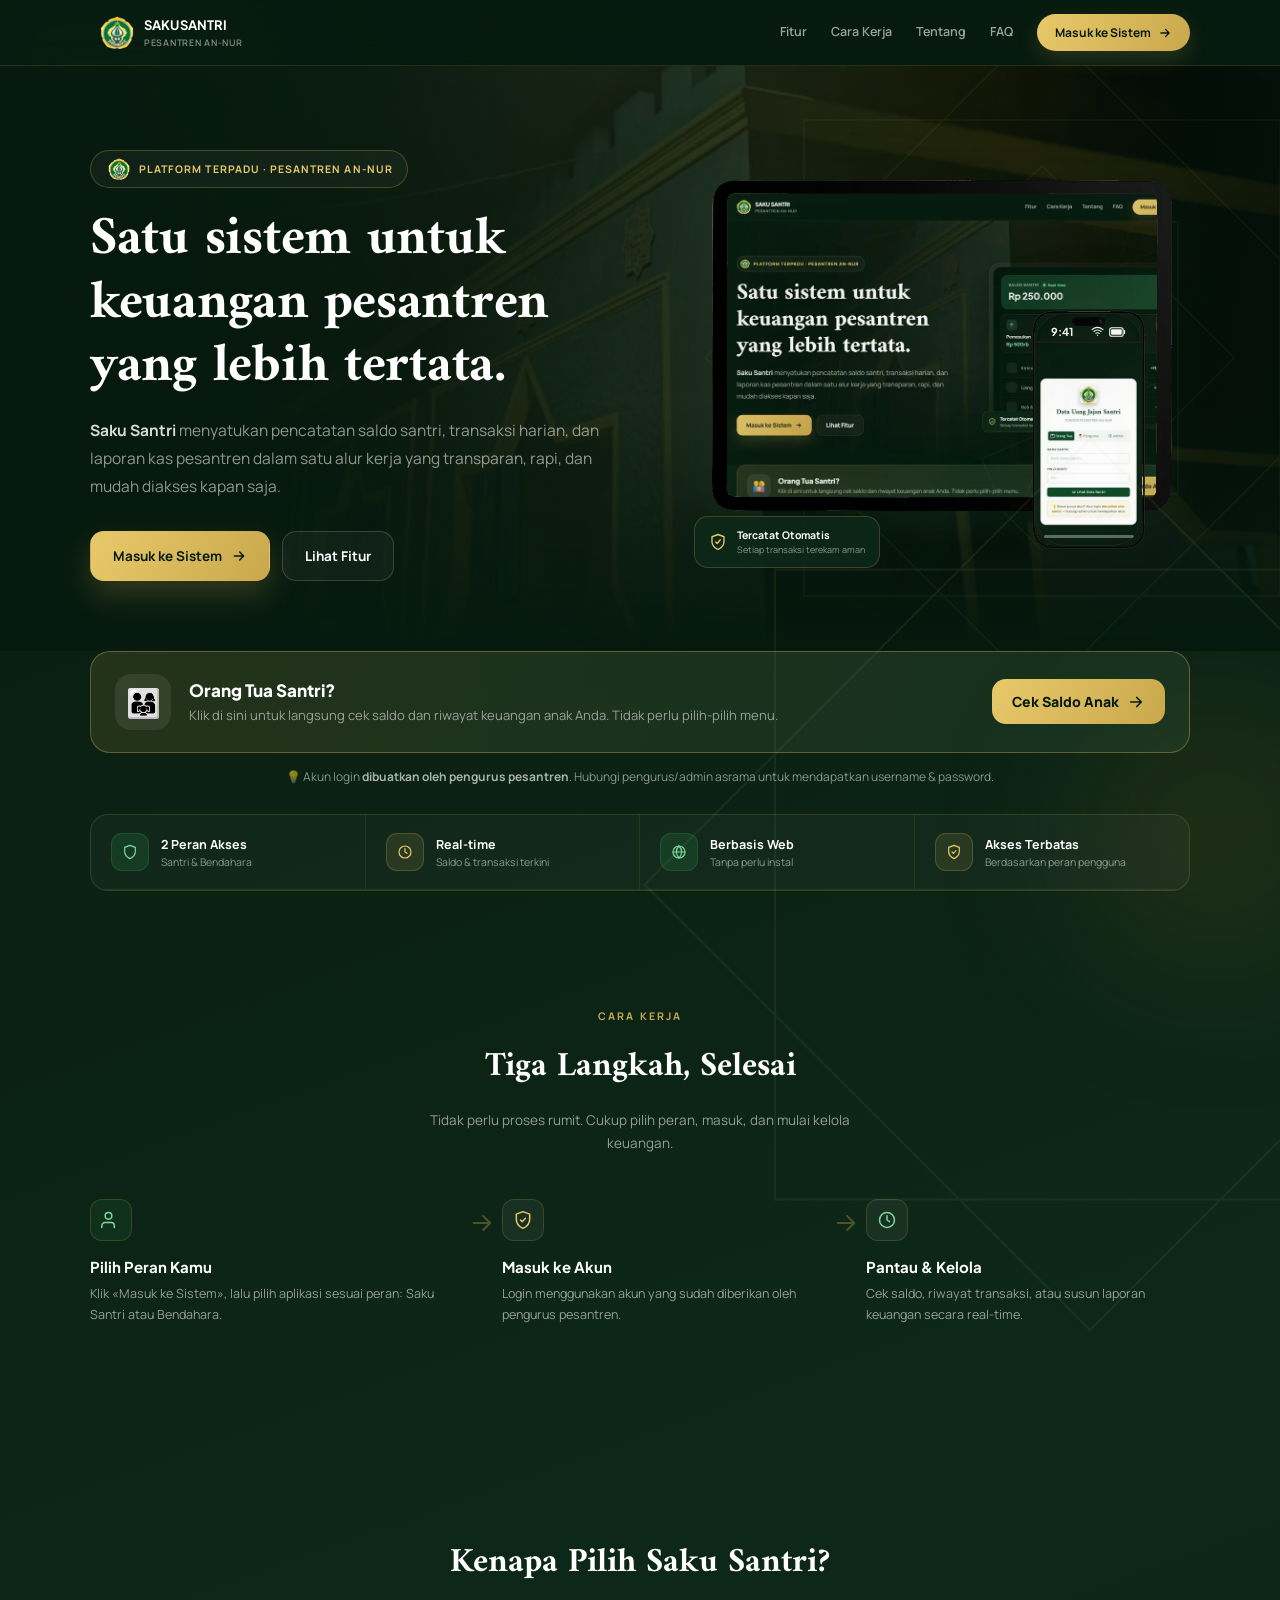
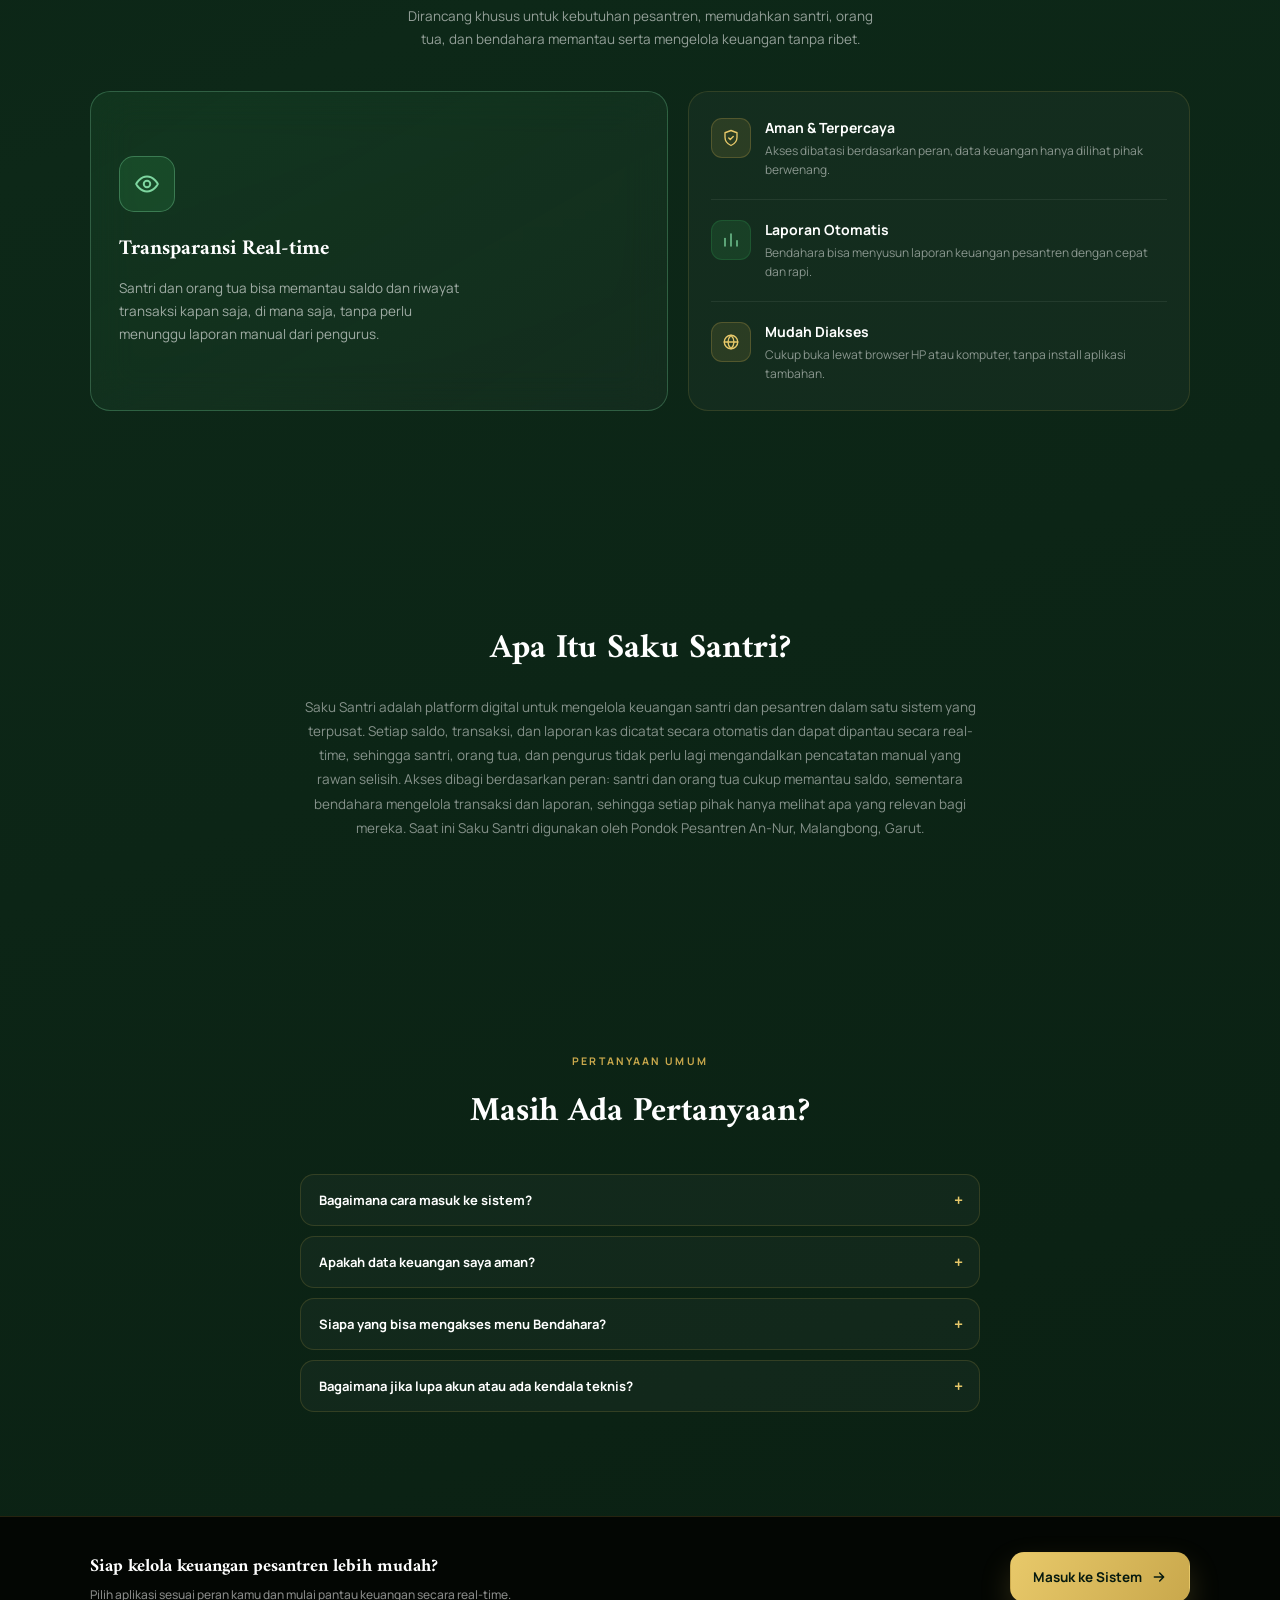
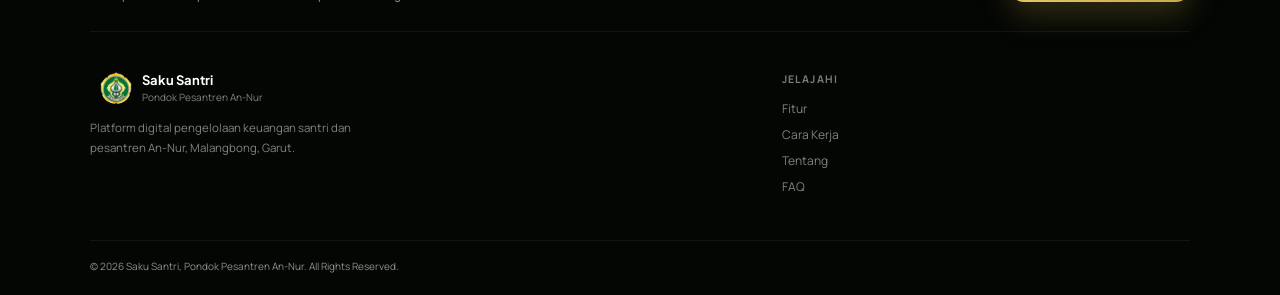
<file: index.html>
<!DOCTYPE html>
<html lang="id">
<head>
  <meta charset="UTF-8"/>
  <meta name="viewport" content="width=device-width, initial-scale=1.0"/>
  <title>Saku Santri: Sistem Keuangan Digital Pondok Pesantren An-Nur</title>
  <meta name="description" content="Saku Santri adalah platform digital pengelolaan keuangan santri dan pesantren An-Nur, Malangbong, Garut. Pantau saldo santri dan kelola kas pesantren secara transparan dan real-time."/>
  <meta property="og:type" content="website"/>
  <meta property="og:title" content="Saku Santri: Sistem Keuangan Digital Pondok Pesantren An-Nur"/>
  <meta property="og:description" content="Kelola dan pantau keuangan santri secara transparan, real-time, dan aman."/>
  <meta property="og:image" content="jadid-logo.png"/>
  <meta name="theme-color" content="#0d2818"/>
  <link rel="icon" type="image/png" href="jadid-logo.png"/>
  <link rel="preconnect" href="https://fonts.googleapis.com"/>
  <link rel="preconnect" href="https://fonts.gstatic.com" crossorigin/>
  <link rel="stylesheet" href="landing.css?v=15"/>
  <!-- Font CSS dari domain pihak ketiga -- dimuat non-blocking (preload lalu
       diaktifkan onload) supaya gak ikut menahan render awal halaman. Teks
       tetap kebaca pakai font fallback berkat &display=swap sampai font asli
       selesai dimuat. -->
  <link rel="preload" as="style" href="https://fonts.googleapis.com/css2?family=Amiri:ital,wght@0,400;0,700;1,400&family=Manrope:wght@400;500;600;700;800&family=Plus+Jakarta+Sans:wght@500;600;700;800&display=swap" onload="this.onload=null;this.rel='stylesheet'"/>
  <noscript><link rel="stylesheet" href="https://fonts.googleapis.com/css2?family=Amiri:ital,wght@0,400;0,700;1,400&family=Manrope:wght@400;500;600;700;800&family=Plus+Jakarta+Sans:wght@500;600;700;800&display=swap"/></noscript>
  <link rel="preload" as="image" href="masjid-annur.webp" type="image/webp" fetchpriority="high"/>
  <script>document.documentElement.classList.add('js');</script>
</head>
<body>
  <a href="#konten-utama" class="skip-link">Langsung ke konten</a>
  <div class="orb orb-1"></div>
  <div class="orb orb-2"></div>

  <!-- NAVBAR -->
  <header class="site-header">
    <nav class="navbar container">
      <a href="#beranda" class="navbar-brand">
        <picture>
          <source srcset="logo-annur.webp" type="image/webp"/>
          <img src="logo-annur.png" alt="Logo An-Nur" width="34" height="34"/>
        </picture>
        <span>
          <b>Saku Santri</b>
          <span>Pesantren An-Nur</span>
        </span>
      </a>
      <button class="menu-toggle" id="menu-toggle" type="button" aria-expanded="false" aria-controls="nav-links" aria-label="Buka menu navigasi">
        <span></span><span></span><span></span>
      </button>
      <div class="nav-links" id="nav-links">
        <a href="#fitur">Fitur</a>
        <a href="#cara-kerja">Cara Kerja</a>
        <a href="#tentang">Tentang</a>
        <a href="#faq">FAQ</a>
        <a href="akses.html" class="nav-cta">Masuk ke Sistem
          <svg width="14" height="14" viewBox="0 0 24 24" fill="none"><path d="M5 12h14M13 6l6 6-6 6" stroke="currentColor" stroke-width="2.2" stroke-linecap="round" stroke-linejoin="round"/></svg>
        </a>
      </div>
    </nav>
  </header>

  <main id="konten-utama">
    <!-- HERO -->
    <section class="hero" id="beranda">
      <div class="hero-bg">
        <picture>
          <source srcset="masjid-annur.webp" type="image/webp"/>
          <img src="masjid-annur.jpg" alt="Bangunan Pondok Pesantren An-Nur pada malam hari" width="960" height="1280" fetchpriority="high"/>
        </picture>
      </div>
      <div class="motif motif-hero" id="hero-3d">
        <svg class="motif-svg" viewBox="0 0 400 400" aria-hidden="true" focusable="false">
          <defs>
            <linearGradient id="motifGradHero" x1="0" y1="0" x2="1" y2="1">
              <stop offset="0%" stop-color="#e8c96a"/>
              <stop offset="100%" stop-color="#7ed6a0"/>
            </linearGradient>
          </defs>
          <g class="motif-ring motif-ring-a">
            <rect x="60" y="60" width="280" height="280" fill="none" stroke="url(#motifGradHero)" stroke-width="1"/>
            <rect x="60" y="60" width="280" height="280" transform="rotate(45 200 200)" fill="none" stroke="url(#motifGradHero)" stroke-width="1"/>
          </g>
          <g class="motif-ring motif-ring-b">
            <rect x="120" y="120" width="160" height="160" fill="none" stroke="url(#motifGradHero)" stroke-width="1"/>
            <rect x="120" y="120" width="160" height="160" transform="rotate(45 200 200)" fill="none" stroke="url(#motifGradHero)" stroke-width="1"/>
          </g>
        </svg>
      </div>
      <div class="container hero-grid">
        <div class="hero-copy">
          <span class="hero-badge"><picture><source srcset="logo-annur.webp" type="image/webp"/><img src="logo-annur.png" alt="" width="22" height="22"/></picture> Platform Terpadu &middot; Pesantren An-Nur</span>
          <h1>Satu sistem untuk keuangan pesantren yang lebih tertata.</h1>
          <p class="hero-lead"><strong>Saku Santri</strong> menyatukan pencatatan saldo santri, transaksi harian, dan laporan kas pesantren dalam satu alur kerja yang transparan, rapi, dan mudah diakses kapan saja.</p>
          <div class="hero-actions">
            <a href="akses.html" class="btn btn-primary">Masuk ke Sistem
              <svg width="16" height="16" viewBox="0 0 24 24" fill="none"><path d="M5 12h14M13 6l6 6-6 6" stroke="currentColor" stroke-width="2.2" stroke-linecap="round" stroke-linejoin="round"/></svg>
            </a>
            <a href="#fitur" class="btn btn-secondary">Lihat Fitur</a>
          </div>
        </div>

        <div class="hero-visual">
          <div class="mockup mockup-duo">
            <!-- DESKTOP: alur akses (Landing -> Pilih Aplikasi -> Login Bendahara) -->
            <div class="device device-tablet">
              <picture>
                <source srcset="bingkaidkestop-clean.webp" type="image/webp"/>
                <img src="bingkaidkestop-clean.png" alt="" class="tablet-frame-img" width="975" height="701"/>
              </picture>
              <div class="tablet-inner">
                <div class="device-screen" id="tablet-screens" data-screen="0">
                  <picture><source srcset="slide-desktop-3.webp" type="image/webp"/><img class="device-slide is-active" src="slide-desktop-3.jpg" alt="Tampilan landing page Saku Santri di desktop" width="900" height="635"/></picture>
                  <picture><source srcset="slide-desktop-2.webp" type="image/webp"/><img class="device-slide" src="slide-desktop-2.jpg" alt="Tampilan halaman pilih aplikasi" width="900" height="635"/></picture>
                  <picture><source srcset="slide-desktop-1.webp" type="image/webp"/><img class="device-slide" src="slide-desktop-1.jpg" alt="Tampilan login Bendahara" width="900" height="635"/></picture>
                </div>
              </div>

              <!-- HP: pengalaman dalam aplikasi (Dashboard -> Panel Akun) -- dianggap
                   nempel di tablet biar posisi % konsisten sama 1 kotak referensi -->
              <div class="device device-phone">
                <picture>
                  <source srcset="bingkaihp-clean.webp" type="image/webp"/>
                  <img src="bingkaihp-clean.png" alt="" class="phone-frame-img" width="452" height="929"/>
                </picture>
                <div class="mockup-inner">
                  <div class="phone-statusbar">
                    <span>9:41</span>
                    <span class="phone-statusbar-icons">
                      <svg width="13" height="13" viewBox="0 0 24 24" fill="none"><path d="M2 8.5c6-5 14-5 20 0M5.5 12c4-3.3 9-3.3 13 0M9 15.5c2-1.7 4-1.7 6 0" stroke="#fff" stroke-width="2" stroke-linecap="round"/><circle cx="12" cy="19" r="1.2" fill="#fff"/></svg>
                      <svg width="17" height="10" viewBox="0 0 24 14" fill="none"><rect x="1" y="1" width="19" height="12" rx="3" stroke="#fff" stroke-width="1.5"/><rect x="3" y="3" width="15" height="8" rx="1.5" fill="#fff"/><path d="M22 5v4" stroke="#fff" stroke-width="1.5" stroke-linecap="round"/></svg>
                    </span>
                  </div>
                  <div class="device-screen" id="phone-screens" data-screen="0">
                    <picture><source srcset="slide-phone-1.webp" type="image/webp"/><img class="device-slide is-active" src="slide-phone-1.jpg" alt="Tampilan login Data Uang Jajan Santri di HP" width="240" height="482"/></picture>
                    <picture><source srcset="slide-phone-2.webp" type="image/webp"/><img class="device-slide" src="slide-phone-2.jpg" alt="Tampilan dashboard mobile Saku Santri" width="240" height="478"/></picture>
                    <picture><source srcset="slide-phone-3.webp" type="image/webp"/><img class="device-slide" src="slide-phone-3.jpg" alt="Tampilan panel akun di HP" width="240" height="475"/></picture>
                  </div>
                  <div class="phone-home-indicator"></div>
                </div>
              </div>
            </div>
            <div class="float-card float-one">
              <svg viewBox="0 0 24 24" fill="none"><path d="M12 22s8-4 8-10V5l-8-3-8 3v7c0 6 8 10 8 10Z" stroke="currentColor" stroke-width="1.8" stroke-linecap="round" stroke-linejoin="round"/><path d="m9 12 2 2 4-5" stroke="currentColor" stroke-width="1.8" stroke-linecap="round" stroke-linejoin="round"/></svg>
              <div><b>Tercatat Otomatis</b><span>Setiap transaksi terekam aman</span></div>
            </div>
          </div>
        </div>
      </div>
    </section>

    <!-- SHORTCUT ORANG TUA -->
    <div class="container">
      <a href="santri/index.html" class="parent-shortcut reveal">
        <div class="parent-shortcut-icon">👨‍👩‍👧</div>
        <div class="parent-shortcut-text">
          <div class="parent-shortcut-title">Orang Tua Santri?</div>
          <div class="parent-shortcut-desc">Klik di sini untuk langsung cek saldo dan riwayat keuangan anak Anda. Tidak perlu pilih-pilih menu.</div>
        </div>
        <div class="parent-shortcut-cta">
          Cek Saldo Anak
          <svg width="18" height="18" viewBox="0 0 24 24" fill="none"><path d="M5 12h14M13 6l6 6-6 6" stroke="currentColor" stroke-width="2.2" stroke-linecap="round" stroke-linejoin="round"/></svg>
        </div>
      </a>
      <p class="parent-shortcut-note">💡 Akun login <strong>dibuatkan oleh pengurus pesantren</strong>. Hubungi pengurus/admin asrama untuk mendapatkan username &amp; password.</p>
    </div>

    <!-- PROOF STRIP -->
    <div class="proof-strip container reveal">
      <div class="proof-grid">
        <div class="proof-item">
          <div class="icon-wrap icon-wrap--sm icon-wrap--mint">
            <svg width="16" height="16" viewBox="0 0 24 24" fill="none"><path d="M12 2 4 5v6c0 5 3.5 9 8 11 4.5-2 8-6 8-11V5l-8-3Z" stroke="#7ed6a0" stroke-width="1.8" stroke-linecap="round" stroke-linejoin="round"/></svg>
          </div>
          <div><b>2 Peran Akses</b><span>Santri &amp; Bendahara</span></div>
        </div>
        <div class="proof-item">
          <div class="icon-wrap icon-wrap--sm icon-wrap--gold">
            <svg width="16" height="16" viewBox="0 0 24 24" fill="none"><circle cx="12" cy="12" r="9" stroke="#e8c96a" stroke-width="1.8"/><path d="M12 7v5l3 2" stroke="#e8c96a" stroke-width="1.8" stroke-linecap="round" stroke-linejoin="round"/></svg>
          </div>
          <div><b>Real-time</b><span>Saldo &amp; transaksi terkini</span></div>
        </div>
        <div class="proof-item">
          <div class="icon-wrap icon-wrap--sm icon-wrap--mint">
            <svg width="16" height="16" viewBox="0 0 24 24" fill="none"><circle cx="12" cy="12" r="9" stroke="#7ed6a0" stroke-width="1.8"/><path d="M3 12h18" stroke="#7ed6a0" stroke-width="1.8" stroke-linecap="round"/><path d="M12 3c2.5 2.5 4 5.6 4 9s-1.5 6.5-4 9c-2.5-2.5-4-5.6-4-9s1.5-6.5 4-9Z" stroke="#7ed6a0" stroke-width="1.8" stroke-linecap="round" stroke-linejoin="round"/></svg>
          </div>
          <div><b>Berbasis Web</b><span>Tanpa perlu instal</span></div>
        </div>
        <div class="proof-item proof-item--last">
          <div class="icon-wrap icon-wrap--sm icon-wrap--gold">
            <svg width="16" height="16" viewBox="0 0 24 24" fill="none"><path d="M12 2 4 5v6c0 5 3.5 9 8 11 4.5-2 8-6 8-11V5l-8-3Z" stroke="#e8c96a" stroke-width="1.8" stroke-linecap="round" stroke-linejoin="round"/><path d="M9 12l2 2 4-4" stroke="#e8c96a" stroke-width="1.8" stroke-linecap="round" stroke-linejoin="round"/></svg>
          </div>
          <div><b>Akses Terbatas</b><span>Berdasarkan peran pengguna</span></div>
        </div>
      </div>
    </div>

    <!-- CARA KERJA -->
    <section class="section" id="cara-kerja">
      <div class="container">
        <div class="section-heading center reveal">
          <p class="section-label">Cara Kerja</p>
          <h2 class="section-title">Tiga Langkah, Selesai</h2>
          <p class="section-lead">Tidak perlu proses rumit. Cukup pilih peran, masuk, dan mulai kelola keuangan.</p>
        </div>
        <div class="flow-row reveal-stagger">
          <div class="flow-step">
            <div class="flow-icon">
              <svg width="20" height="20" viewBox="0 0 24 24" fill="none"><path d="M16 21v-2a4 4 0 0 0-4-4H5a4 4 0 0 0-4 4v2" stroke="#7ed6a0" stroke-width="1.8" stroke-linecap="round" stroke-linejoin="round"/><circle cx="9" cy="7" r="4" stroke="#7ed6a0" stroke-width="1.8"/></svg>
            </div>
            <h3>Pilih Peran Kamu</h3>
            <p>Klik &laquo;Masuk ke Sistem&raquo;, lalu pilih aplikasi sesuai peran: Saku Santri atau Bendahara.</p>
          </div>
          <svg class="flow-arrow" width="28" height="28" viewBox="0 0 24 24" fill="none"><path d="M5 12h14M13 6l6 6-6 6" stroke="currentColor" stroke-width="1.8" stroke-linecap="round" stroke-linejoin="round"/></svg>
          <div class="flow-step">
            <div class="flow-icon">
              <svg width="20" height="20" viewBox="0 0 24 24" fill="none"><path d="M12 2 4 5v6c0 5 3.5 9 8 11 4.5-2 8-6 8-11V5l-8-3Z" stroke="#e8c96a" stroke-width="1.8" stroke-linecap="round" stroke-linejoin="round"/><path d="M9 12l2 2 4-4" stroke="#e8c96a" stroke-width="1.8" stroke-linecap="round" stroke-linejoin="round"/></svg>
            </div>
            <h3>Masuk ke Akun</h3>
            <p>Login menggunakan akun yang sudah diberikan oleh pengurus pesantren.</p>
          </div>
          <svg class="flow-arrow" width="28" height="28" viewBox="0 0 24 24" fill="none"><path d="M5 12h14M13 6l6 6-6 6" stroke="currentColor" stroke-width="1.8" stroke-linecap="round" stroke-linejoin="round"/></svg>
          <div class="flow-step">
            <div class="flow-icon">
              <svg width="20" height="20" viewBox="0 0 24 24" fill="none"><circle cx="12" cy="12" r="9" stroke="#7ed6a0" stroke-width="1.8"/><path d="M12 7v5l3 2" stroke="#7ed6a0" stroke-width="1.8" stroke-linecap="round" stroke-linejoin="round"/></svg>
            </div>
            <h3>Pantau &amp; Kelola</h3>
            <p>Cek saldo, riwayat transaksi, atau susun laporan keuangan secara real-time.</p>
          </div>
        </div>
      </div>
    </section>

    <!-- FITUR UNGGULAN -->
    <section class="section" id="fitur">
      <div class="container">
        <div class="section-heading center reveal">
          <h2 class="section-title">Kenapa Pilih Saku Santri?</h2>
          <p class="section-lead">Dirancang khusus untuk kebutuhan pesantren, memudahkan santri, orang tua, dan bendahara memantau serta mengelola keuangan tanpa ribet.</p>
        </div>

        <div class="feature-layout reveal-stagger">
          <div class="feature-featured">
            <div class="icon-wrap-lg">
              <svg width="26" height="26" viewBox="0 0 24 24" fill="none"><path d="M2 12s3.5-7 10-7 10 7 10 7-3.5 7-10 7-10-7-10-7Z" stroke="#7ed6a0" stroke-width="1.8" stroke-linecap="round" stroke-linejoin="round"/><circle cx="12" cy="12" r="3" stroke="#7ed6a0" stroke-width="1.8"/></svg>
            </div>
            <div class="feature-title-lg">Transparansi Real-time</div>
            <div class="feature-desc-lg">Santri dan orang tua bisa memantau saldo dan riwayat transaksi kapan saja, di mana saja, tanpa perlu menunggu laporan manual dari pengurus.</div>
          </div>

          <div class="feature-list">
            <div class="feature-row">
              <div class="icon-wrap icon-wrap--gold">
                <svg width="18" height="18" viewBox="0 0 24 24" fill="none"><path d="M12 2 4 5v6c0 5 3.5 9 8 11 4.5-2 8-6 8-11V5l-8-3Z" stroke="#e8c96a" stroke-width="1.8" stroke-linecap="round" stroke-linejoin="round"/><path d="M9 12l2 2 4-4" stroke="#e8c96a" stroke-width="1.8" stroke-linecap="round" stroke-linejoin="round"/></svg>
              </div>
              <div>
                <div class="feature-title">Aman &amp; Terpercaya</div>
                <div class="feature-desc">Akses dibatasi berdasarkan peran, data keuangan hanya dilihat pihak berwenang.</div>
              </div>
            </div>
            <div class="feature-row">
              <div class="icon-wrap icon-wrap--mint">
                <svg width="18" height="18" viewBox="0 0 24 24" fill="none"><path d="M4 20V10" stroke="#7ed6a0" stroke-width="1.8" stroke-linecap="round" stroke-linejoin="round"/><path d="M12 20V4" stroke="#7ed6a0" stroke-width="1.8" stroke-linecap="round" stroke-linejoin="round"/><path d="M20 20v-7" stroke="#7ed6a0" stroke-width="1.8" stroke-linecap="round" stroke-linejoin="round"/></svg>
              </div>
              <div>
                <div class="feature-title">Laporan Otomatis</div>
                <div class="feature-desc">Bendahara bisa menyusun laporan keuangan pesantren dengan cepat dan rapi.</div>
              </div>
            </div>
            <div class="feature-row">
              <div class="icon-wrap icon-wrap--gold">
                <svg width="18" height="18" viewBox="0 0 24 24" fill="none"><circle cx="12" cy="12" r="9" stroke="#e8c96a" stroke-width="1.8"/><path d="M3 12h18" stroke="#e8c96a" stroke-width="1.8" stroke-linecap="round"/><path d="M12 3c2.5 2.5 4 5.6 4 9s-1.5 6.5-4 9c-2.5-2.5-4-5.6-4-9s1.5-6.5 4-9Z" stroke="#e8c96a" stroke-width="1.8" stroke-linecap="round" stroke-linejoin="round"/></svg>
              </div>
              <div>
                <div class="feature-title">Mudah Diakses</div>
                <div class="feature-desc">Cukup buka lewat browser HP atau komputer, tanpa install aplikasi tambahan.</div>
              </div>
            </div>
          </div>
        </div>
      </div>
    </section>

    <!-- TENTANG -->
    <section class="section" id="tentang">
      <div class="container-narrow reveal text-center">
        <div class="section-heading center">
          <h2 class="section-title">Apa Itu Saku Santri?</h2>
        </div>
        <p class="about-text">Saku Santri adalah platform digital untuk mengelola keuangan santri dan pesantren dalam satu sistem yang terpusat. Setiap saldo, transaksi, dan laporan kas dicatat secara otomatis dan dapat dipantau secara real-time, sehingga santri, orang tua, dan pengurus tidak perlu lagi mengandalkan pencatatan manual yang rawan selisih. Akses dibagi berdasarkan peran: santri dan orang tua cukup memantau saldo, sementara bendahara mengelola transaksi dan laporan, sehingga setiap pihak hanya melihat apa yang relevan bagi mereka. Saat ini Saku Santri digunakan oleh Pondok Pesantren An-Nur, Malangbong, Garut.</p>
      </div>
    </section>

    <!-- FAQ -->
    <section class="section" id="faq">
      <div class="container-narrow">
        <div class="section-heading center reveal">
          <p class="section-label">Pertanyaan Umum</p>
          <h2 class="section-title">Masih Ada Pertanyaan?</h2>
        </div>

        <div class="faq-list reveal-stagger">
          <details class="faq-item">
            <summary>Bagaimana cara masuk ke sistem?</summary>
            <p class="faq-answer">Klik tombol &laquo;Masuk ke Sistem&raquo;, lalu pilih aplikasi sesuai peran kamu. Saku Santri untuk santri/orang tua, atau Bendahara untuk pengurus keuangan. Setelah itu, login menggunakan akun yang diberikan pengurus pesantren.</p>
          </details>
          <details class="faq-item">
            <summary>Apakah data keuangan saya aman?</summary>
            <p class="faq-answer">Ya. Akses dibatasi berdasarkan peran pengguna, sehingga data keuangan hanya dapat dilihat oleh pihak yang berwenang.</p>
          </details>
          <details class="faq-item">
            <summary>Siapa yang bisa mengakses menu Bendahara?</summary>
            <p class="faq-answer">Menu Bendahara khusus untuk pengurus yang ditunjuk mengelola keuangan pesantren dan memerlukan akun tersendiri.</p>
          </details>
          <details class="faq-item">
            <summary>Bagaimana jika lupa akun atau ada kendala teknis?</summary>
            <p class="faq-answer">Silakan hubungi pengurus pesantren melalui kontak yang tercantum di footer halaman ini.</p>
          </details>
        </div>
      </div>
    </section>

  </main>

  <!-- FOOTER GLOBAL -->
  <footer class="site-footer">
    <svg class="motif motif-footer" viewBox="0 0 400 400" aria-hidden="true" focusable="false">
      <defs>
        <linearGradient id="motifGradFooter" x1="0" y1="0" x2="1" y2="1">
          <stop offset="0%" stop-color="#e8c96a"/>
          <stop offset="100%" stop-color="#7ed6a0"/>
        </linearGradient>
      </defs>
      <g class="motif-ring motif-ring-a">
        <rect x="60" y="60" width="280" height="280" fill="none" stroke="url(#motifGradFooter)" stroke-width="1"/>
        <rect x="60" y="60" width="280" height="280" transform="rotate(45 200 200)" fill="none" stroke="url(#motifGradFooter)" stroke-width="1"/>
      </g>
    </svg>
    <div class="container">
      <div class="footer-top reveal">
        <div>
          <p>Siap kelola keuangan pesantren lebih mudah?</p>
          <span>Pilih aplikasi sesuai peran kamu dan mulai pantau keuangan secara real-time.</span>
        </div>
        <a href="akses.html" class="btn btn-primary">Masuk ke Sistem
          <svg width="16" height="16" viewBox="0 0 24 24" fill="none"><path d="M5 12h14M13 6l6 6-6 6" stroke="currentColor" stroke-width="2.2" stroke-linecap="round" stroke-linejoin="round"/></svg>
        </a>
      </div>
      <div class="footer-grid">
        <div>
          <div class="footer-brand">
            <picture>
              <source srcset="logo-annur.webp" type="image/webp"/>
              <img src="logo-annur.png" alt="Logo An-Nur" width="32" height="32"/>
            </picture>
            <div>
              <b>Saku Santri</b>
              <span>Pondok Pesantren An-Nur</span>
            </div>
          </div>
          <p class="footer-desc">Platform digital pengelolaan keuangan santri dan pesantren An-Nur, Malangbong, Garut.</p>
        </div>
        <div class="footer-col">
          <h4>Jelajahi</h4>
          <a href="#fitur">Fitur</a>
          <a href="#cara-kerja">Cara Kerja</a>
          <a href="#tentang">Tentang</a>
          <a href="#faq">FAQ</a>
        </div>
      </div>
      <div class="footer-bottom">
        <span>&copy; 2026 Saku Santri, Pondok Pesantren An-Nur. All Rights Reserved.</span>
      </div>
    </div>
  </footer>

  <script>
    (function(){
      var els = document.querySelectorAll('.reveal, .reveal-stagger');
      if(!('IntersectionObserver' in window)){
        els.forEach(function(el){ el.classList.add('is-visible'); });
        return;
      }
      var io = new IntersectionObserver(function(entries){
        entries.forEach(function(entry){
          if(entry.isIntersecting){
            entry.target.classList.add('is-visible');
            io.unobserve(entry.target);
          }
        });
      }, { threshold: 0.15, rootMargin: '0px 0px -40px 0px' });
      els.forEach(function(el){ io.observe(el); });
    })();

    (function(){
      var toggle = document.getElementById('menu-toggle');
      var links = document.getElementById('nav-links');
      if(!toggle || !links) return;
      function closeMenu(){
        links.classList.remove('open');
        toggle.setAttribute('aria-expanded', 'false');
      }
      toggle.addEventListener('click', function(){
        var isOpen = links.classList.toggle('open');
        toggle.setAttribute('aria-expanded', isOpen ? 'true' : 'false');
      });
      links.querySelectorAll('a').forEach(function(a){
        a.addEventListener('click', closeMenu);
      });
      document.addEventListener('keydown', function(e){
        if(e.key === 'Escape') closeMenu();
      });
    })();

    // Demo layar duo mockup: tablet siklus alur akses (Landing -> Pilih Aplikasi ->
    // Login Bendahara), HP siklus pengalaman dalam-aplikasi (Dashboard -> Panel Akun) --
    // biar terasa produk beneran jalan, bukan cuma foto diam. Arah geser selalu
    // konsisten ke kiri (layar sebelumnya "is-prev" di kiri) supaya loop mulus.
    // Interval & delay start beda antar device (bukan disengaja disamakan) supaya
    // dua device kerasa hidup masing-masing, bukan "flip" bareng kayak robot.
    // Berhenti kalau browser minta kurangi animasi -- tetap tampil layar 1 statis.
    function startDeviceCycle(wrapId, intervalMs, startDelayMs){
      var wrap = document.getElementById(wrapId);
      if(!wrap) return;
      if(window.matchMedia('(prefers-reduced-motion: reduce)').matches) return;
      var slides = [].slice.call(wrap.querySelectorAll('.device-slide'));
      if(slides.length < 2) return;
      var current = 0;
      setTimeout(function(){
        setInterval(function(){
          current = (current + 1) % slides.length;
          slides.forEach(function(el, i){
            el.classList.remove('is-active', 'is-prev');
            if(i === current) el.classList.add('is-active');
            else if(i === (current + slides.length - 1) % slides.length) el.classList.add('is-prev');
          });
        }, intervalMs);
      }, startDelayMs);
    }
    startDeviceCycle('tablet-screens', 4200, 0);
    startDeviceCycle('phone-screens', 3600, 1500);

    // 3D tilt: kartu mockup di hero mengikuti gerakan kursor (nonaktif di HP / reduced-motion)
    (function(){
      var wrap = document.querySelector('.hero-visual');
      var card = document.querySelector('.mockup');
      if(!wrap || !card) return;
      var reduceMotion = window.matchMedia('(prefers-reduced-motion: reduce)').matches;
      var canHover = window.matchMedia('(hover: hover) and (pointer: fine)').matches;
      if(reduceMotion || !canHover) return;

      var maxTilt = 10;
      var restX = 4, restY = -8; // pose diam, senada dengan .mockup di CSS
      wrap.addEventListener('mousemove', function(e){
        var rect = wrap.getBoundingClientRect();
        var x = (e.clientX - rect.left) / rect.width;
        var y = (e.clientY - rect.top) / rect.height;
        var rotateY = restY + (x - 0.5) * maxTilt * 2;
        var rotateX = restX + (0.5 - y) * maxTilt * 2;
        card.style.transform = 'rotateX(' + rotateX.toFixed(2) + 'deg) rotateY(' + rotateY.toFixed(2) + 'deg)';
      });
      wrap.addEventListener('mouseleave', function(){
        card.style.transform = 'rotateX(' + restX + 'deg) rotateY(' + restY + 'deg)';
      });
    })();

    // Parallax halus: orb latar bergerak lebih lambat dari konten saat scroll (kedalaman).
    // Diperluas juga untuk hero (menjauh halus saat mulai scroll) dan motif footer,
    // supaya gerakan terasa nyambung dari atas sampai footer, bukan cuma efek sekali muncul.
    (function(){
      if(window.matchMedia('(prefers-reduced-motion: reduce)').matches) return;
      var orb1 = document.querySelector('.orb-1');
      var orb2 = document.querySelector('.orb-2');
      var heroCopy = document.querySelector('.hero-copy');
      var heroVisual = document.querySelector('.hero-visual');
      var motifFooter = document.querySelector('.motif-footer');
      if(!orb1 && !orb2 && !heroCopy && !motifFooter) return;
      var ticking = false;
      function update(){
        var y = window.scrollY;
        if(orb1) orb1.style.transform = 'translateY(' + (y * 0.12).toFixed(1) + 'px)';
        if(orb2) orb2.style.transform = 'translateY(' + (y * -0.08).toFixed(1) + 'px)';

        // Hero: menjauh halus (naik + memudar) dalam 320px scroll pertama, tidak sampai hilang total
        var p = Math.min(y / 320, 1);
        if(heroCopy){
          heroCopy.style.transform = 'translateY(' + (-p * 34).toFixed(1) + 'px)';
          heroCopy.style.opacity = (1 - p * 0.65).toFixed(2);
        }
        if(heroVisual){
          heroVisual.style.transform = 'translateY(' + (-p * 20).toFixed(1) + 'px)';
          heroVisual.style.opacity = (1 - p * 0.5).toFixed(2);
        }

        if(motifFooter){
          var footerRect = motifFooter.getBoundingClientRect();
          var footerProgress = 1 - Math.min(Math.max(footerRect.top / window.innerHeight, 0), 1);
          motifFooter.style.transform = 'translateY(' + (-footerProgress * 30).toFixed(1) + 'px)';
        }
        ticking = false;
      }
      window.addEventListener('scroll', function(){
        if(!ticking){ requestAnimationFrame(update); ticking = true; }
      }, { passive: true });
    })();
  </script>
</body>
</html>
</file>
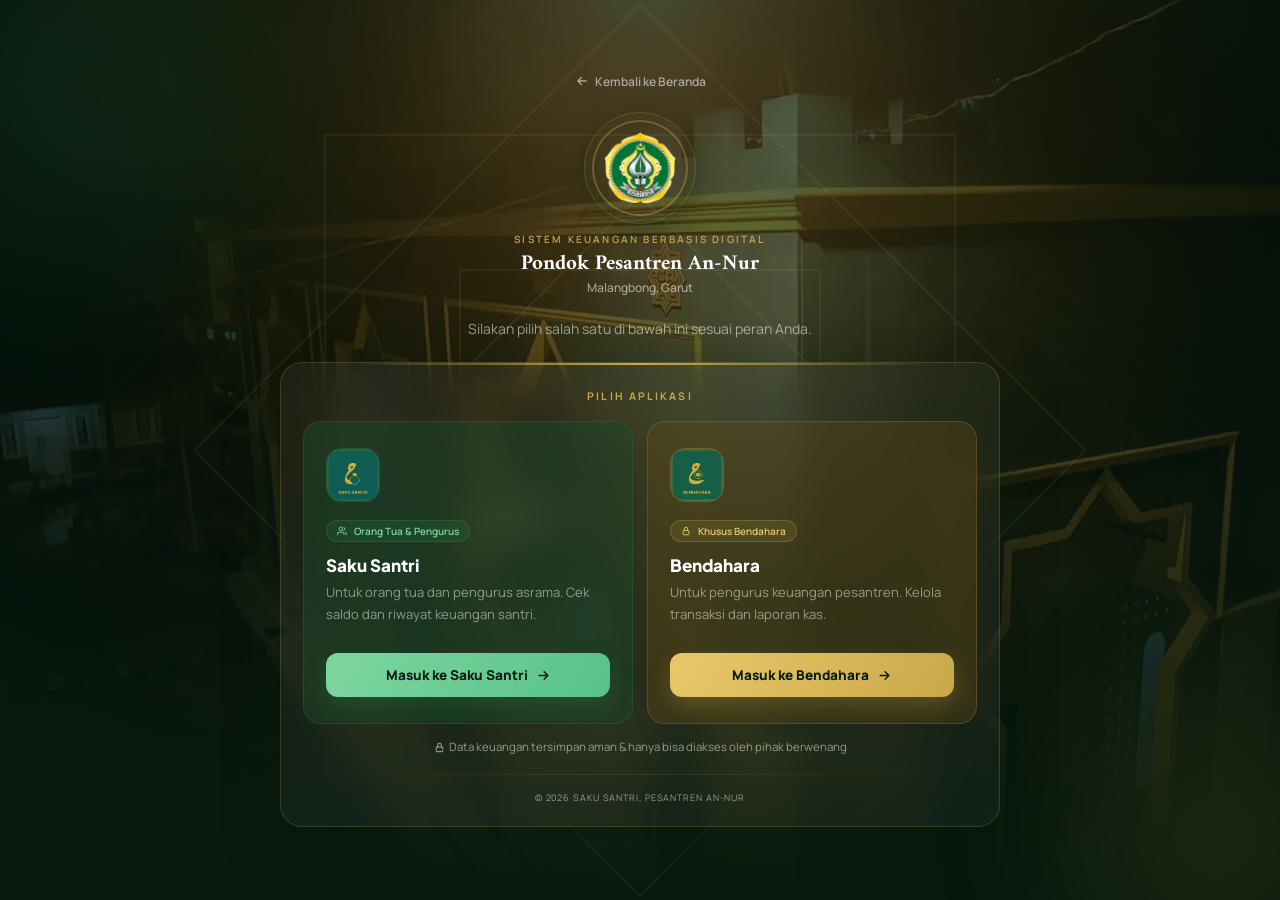
<file: akses.html>
<!DOCTYPE html>
<html lang="id">
<head>
  <meta charset="UTF-8"/>
  <meta name="viewport" content="width=device-width, initial-scale=1.0"/>
  <title>Masuk ke Sistem: Saku Santri Pesantren An-Nur</title>
  <meta name="description" content="Pilih aplikasi Saku Santri sesuai peran kamu: Saku Santri untuk santri &amp; orang tua, atau Bendahara untuk pengurus keuangan Pondok Pesantren An-Nur."/>
  <meta property="og:type" content="website"/>
  <meta property="og:title" content="Masuk ke Sistem: Saku Santri Pesantren An-Nur"/>
  <meta property="og:description" content="Pilih aplikasi sesuai peran kamu: Saku Santri untuk santri &amp; orang tua, atau Bendahara untuk pengurus keuangan."/>
  <meta property="og:image" content="jadid-logo.png"/>
  <meta name="theme-color" content="#0d2818"/>
  <link rel="icon" type="image/png" href="jadid-logo.png"/>
  <link rel="preconnect" href="https://fonts.googleapis.com"/>
  <link rel="preconnect" href="https://fonts.gstatic.com" crossorigin/>
  <link rel="stylesheet" href="landing.css?v=15"/>
  <link rel="preload" as="style" href="https://fonts.googleapis.com/css2?family=Amiri:ital,wght@0,400;0,700;1,400&family=Manrope:wght@400;500;600;700;800&family=Plus+Jakarta+Sans:wght@500;600;700;800&display=swap" onload="this.onload=null;this.rel='stylesheet'"/>
  <noscript><link rel="stylesheet" href="https://fonts.googleapis.com/css2?family=Amiri:ital,wght@0,400;0,700;1,400&family=Manrope:wght@400;500;600;700;800&family=Plus+Jakarta+Sans:wght@500;600;700;800&display=swap"/></noscript>
  <link rel="preload" as="image" href="masjid-annur-2.webp" type="image/webp" fetchpriority="high"/>
</head>
<body class="access-page">
  <a href="#konten-akses" class="skip-link">Langsung ke konten</a>
  <div class="access-bg">
    <picture>
      <source srcset="masjid-annur-2.webp" type="image/webp"/>
      <img src="masjid-annur-2.jpg" alt="" role="presentation" width="1280" height="960" fetchpriority="high" onload="this.classList.add('is-loaded')"/>
    </picture>
  </div>
  <div class="orb orb-1"></div>
  <div class="orb orb-2"></div>

  <svg class="motif" viewBox="0 0 400 400" aria-hidden="true" focusable="false">
    <defs>
      <linearGradient id="motifGrad" x1="0" y1="0" x2="1" y2="1">
        <stop offset="0%" stop-color="#e8c96a"/>
        <stop offset="100%" stop-color="#7ed6a0"/>
      </linearGradient>
    </defs>
    <g class="motif-ring motif-ring-a">
      <rect x="60" y="60" width="280" height="280" fill="none" stroke="url(#motifGrad)" stroke-width="1"/>
      <rect x="60" y="60" width="280" height="280" transform="rotate(45 200 200)" fill="none" stroke="url(#motifGrad)" stroke-width="1"/>
    </g>
    <g class="motif-ring motif-ring-b">
      <rect x="120" y="120" width="160" height="160" fill="none" stroke="url(#motifGrad)" stroke-width="1"/>
      <rect x="120" y="120" width="160" height="160" transform="rotate(45 200 200)" fill="none" stroke="url(#motifGrad)" stroke-width="1"/>
    </g>
  </svg>

  <svg class="motif motif-left" viewBox="0 0 400 400" aria-hidden="true" focusable="false">
    <defs>
      <linearGradient id="motifGradLeft" x1="0" y1="0" x2="1" y2="1">
        <stop offset="0%" stop-color="#e8c96a"/>
        <stop offset="100%" stop-color="#7ed6a0"/>
      </linearGradient>
    </defs>
    <g class="motif-ring motif-ring-a">
      <rect x="60" y="60" width="280" height="280" fill="none" stroke="url(#motifGradLeft)" stroke-width="1"/>
      <rect x="60" y="60" width="280" height="280" transform="rotate(45 200 200)" fill="none" stroke="url(#motifGradLeft)" stroke-width="1"/>
    </g>
    <g class="motif-ring motif-ring-b">
      <rect x="120" y="120" width="160" height="160" fill="none" stroke="url(#motifGradLeft)" stroke-width="1"/>
      <rect x="120" y="120" width="160" height="160" transform="rotate(45 200 200)" fill="none" stroke="url(#motifGradLeft)" stroke-width="1"/>
    </g>
  </svg>

  <svg class="motif motif-right" viewBox="0 0 400 400" aria-hidden="true" focusable="false">
    <defs>
      <linearGradient id="motifGradRight" x1="0" y1="0" x2="1" y2="1">
        <stop offset="0%" stop-color="#e8c96a"/>
        <stop offset="100%" stop-color="#7ed6a0"/>
      </linearGradient>
    </defs>
    <g class="motif-ring motif-ring-a">
      <rect x="60" y="60" width="280" height="280" fill="none" stroke="url(#motifGradRight)" stroke-width="1"/>
      <rect x="60" y="60" width="280" height="280" transform="rotate(45 200 200)" fill="none" stroke="url(#motifGradRight)" stroke-width="1"/>
    </g>
    <g class="motif-ring motif-ring-b">
      <rect x="120" y="120" width="160" height="160" fill="none" stroke="url(#motifGradRight)" stroke-width="1"/>
      <rect x="120" y="120" width="160" height="160" transform="rotate(45 200 200)" fill="none" stroke="url(#motifGradRight)" stroke-width="1"/>
    </g>
  </svg>

  <div class="access-hero" id="konten-akses">
    <a href="index.html" class="back-link">
      <svg viewBox="0 0 24 24" fill="none"><path d="M19 12H5M11 18l-6-6 6-6" stroke="currentColor" stroke-width="2.2" stroke-linecap="round" stroke-linejoin="round"/></svg>
      Kembali ke Beranda
    </a>

    <div class="logo-section">
      <div class="logo-ring">
        <picture>
          <source srcset="logo-annur.webp" type="image/webp"/>
          <img src="logo-annur.png" alt="Logo An-Nur" width="82" height="82"/>
        </picture>
      </div>
      <div>
        <div class="logo-sub">Sistem Keuangan Berbasis Digital</div>
        <div class="logo-title">Pondok Pesantren An-Nur</div>
        <div class="logo-subtitle">Malangbong, Garut</div>
      </div>
    </div>

    <p class="access-lead">Silakan pilih salah satu di bawah ini sesuai peran Anda.</p>

    <div class="card">
      <div class="card-body">
        <p class="section-label">Pilih Aplikasi</p>

        <div class="role-grid">
          <a href="santri/index.html" class="role-card card-santri">
            <div class="icon-wrap"><img src="santri/icon-192.png" alt="" width="54" height="54"/></div>
            <span class="badge badge-green"><svg width="10" height="10" viewBox="0 0 24 24" fill="none" style="display:inline;vertical-align:middle;margin-right:3px"><path d="M17 21v-2a4 4 0 0 0-4-4H5a4 4 0 0 0-4 4v2" stroke="#7ed6a0" stroke-width="2.2" stroke-linecap="round" stroke-linejoin="round"/><circle cx="9" cy="7" r="4" stroke="#7ed6a0" stroke-width="2.2"/><path d="M23 21v-2a4 4 0 0 0-3-3.87" stroke="#7ed6a0" stroke-width="2.2" stroke-linecap="round"/><path d="M16 3.13a4 4 0 0 1 0 7.75" stroke="#7ed6a0" stroke-width="2.2" stroke-linecap="round"/></svg>Orang Tua &amp; Pengurus</span>
            <div class="role-title">Saku Santri</div>
            <div class="role-desc">Untuk orang tua dan pengurus asrama. Cek saldo dan riwayat keuangan santri.</div>
            <div class="role-cta">Masuk ke Saku Santri
              <svg viewBox="0 0 24 24" fill="none"><path d="M5 12h14M13 6l6 6-6 6" stroke="currentColor" stroke-width="2.2" stroke-linecap="round" stroke-linejoin="round"/></svg>
            </div>
          </a>

          <a href="bendahara/index.html" class="role-card card-bendahara">
            <div class="icon-wrap"><img src="bendahara/icon-192.png?v=3" alt="" width="54" height="54"/></div>
            <span class="badge badge-gold"><svg width="10" height="10" viewBox="0 0 24 24" fill="none" style="display:inline;vertical-align:middle;margin-right:3px"><rect x="5" y="11" width="14" height="10" rx="2" stroke="#e8c96a" stroke-width="2.2"/><path d="M8 11V7a4 4 0 0 1 8 0v4" stroke="#e8c96a" stroke-width="2.2" stroke-linecap="round"/></svg>Khusus Bendahara</span>
            <div class="role-title">Bendahara</div>
            <div class="role-desc">Untuk pengurus keuangan pesantren. Kelola transaksi dan laporan kas.</div>
            <div class="role-cta">Masuk ke Bendahara
              <svg viewBox="0 0 24 24" fill="none"><path d="M5 12h14M13 6l6 6-6 6" stroke="currentColor" stroke-width="2.2" stroke-linecap="round" stroke-linejoin="round"/></svg>
            </div>
          </a>
        </div>

        <p class="trust-badge"><svg width="11" height="11" viewBox="0 0 24 24" fill="none" style="display:inline;vertical-align:middle;margin-right:4px"><rect x="5" y="11" width="14" height="10" rx="2" stroke="currentColor" stroke-width="2.2"/><path d="M8 11V7a4 4 0 0 1 8 0v4" stroke="currentColor" stroke-width="2.2" stroke-linecap="round"/></svg>Data keuangan tersimpan aman &amp; hanya bisa diakses oleh pihak berwenang</p>

        <div class="divider"></div>

        <div class="card-footer">
          <span class="powered-by">&copy; 2026 Saku Santri, Pesantren An-Nur</span>
        </div>
      </div>
    </div>
  </div>
</body>
</html>
</file>
<file: landing.css>
*, *::before, *::after { box-sizing: border-box; margin: 0; padding: 0; }

:root {
  --green-950: #071a0f;
  --green-900: #0d2818;
  --green-800: #123a24;
  --green-700: #1a4a2c;
  --gold-500:  #c9a84c;
  --gold-400:  #e8c96a;
  --mint:      #7ed6a0;
  --white:     #ffffff;
  --container: min(1100px, calc(100% - 40px));
  --ease-out: cubic-bezier(0.23, 1, 0.32, 1);
}

html { scroll-behavior: smooth; overflow-x: hidden; }
body {
  font-family: 'Manrope', 'Plus Jakarta Sans', sans-serif;
  background: linear-gradient(160deg, #071a0f 0%, #0d2818 45%, #0a1f12 100%);
  color: var(--white);
  position: relative; overflow-x: hidden;
}
a { color: inherit; }
img { max-width: 100%; display: block; }
/* <picture> dipakai buat sumber WebP+fallback -- display:contents supaya
   wrapper-nya "tembus" di layout (img di dalamnya tetap terhitung anak
   langsung dari parent aslinya untuk width/height:100% dsb, gak keputus
   sama box inline default punya <picture>). */
picture { display: contents; }

:focus-visible {
  outline: 2.5px solid var(--gold-400); outline-offset: 3px; border-radius: 4px;
}

.skip-link {
  position: absolute; top: -60px; left: 16px; z-index: 100;
  padding: 12px 20px; border-radius: 10px;
  background: var(--gold-400); color: var(--green-950);
  font-size: 13px; font-weight: 700; text-decoration: none;
  transition: top 0.2s ease;
}
.skip-link:focus { top: 16px; }

.orb { position: fixed; border-radius: 50%; filter: blur(90px); pointer-events: none; z-index: 0; will-change: transform; }
.orb-1 { width: 350px; height: 350px; background: var(--green-700); top: -80px; left: -80px; opacity: 0.35; animation: orbDrift1 19s ease-in-out infinite; }
.orb-2 { width: 250px; height: 250px; background: #a07828; bottom: -60px; right: -60px; opacity: 0.18; animation: orbDrift2 24s ease-in-out infinite; }

/* Gerakan hidup di latar, terpisah dari properti "transform" supaya tidak
   bentrok dengan parallax scroll (yang mengatur transform lewat JS) */
@keyframes orbDrift1 {
  0%, 100% { translate: 0 0; scale: 1; }
  50% { translate: 45px 55px; scale: 1.12; }
}
@keyframes orbDrift2 {
  0%, 100% { translate: 0 0; scale: 1; }
  50% { translate: -35px -40px; scale: 1.15; }
}

.container { width: var(--container); margin: 0 auto; position: relative; z-index: 1; }
.container-narrow { width: min(680px, calc(100% - 40px)); margin: 0 auto; position: relative; z-index: 1; }
.text-center { text-align: center; }

/* === SCROLL REVEAL (only active once JS confirms + tags <html class="js">) === */
.js .reveal {
  opacity: 0; transform: translateY(26px);
  transition: opacity 0.7s cubic-bezier(0.22,1,0.36,1), transform 0.7s cubic-bezier(0.22,1,0.36,1);
}
.js .reveal.is-visible { opacity: 1; transform: translateY(0); }
.js .reveal-stagger > * {
  opacity: 0; transform: translateY(22px);
  transition: opacity 0.6s cubic-bezier(0.22,1,0.36,1), transform 0.6s cubic-bezier(0.22,1,0.36,1);
}
.js .reveal-stagger.is-visible > * { opacity: 1; transform: translateY(0); }
.js .reveal-stagger.is-visible > *:nth-child(1){ transition-delay: 0.02s; }
.js .reveal-stagger.is-visible > *:nth-child(2){ transition-delay: 0.09s; }
.js .reveal-stagger.is-visible > *:nth-child(3){ transition-delay: 0.16s; }
.js .reveal-stagger.is-visible > *:nth-child(4){ transition-delay: 0.23s; }
.js .reveal-stagger.is-visible > *:nth-child(5){ transition-delay: 0.3s; }
.js .reveal-stagger.is-visible > *:nth-child(6){ transition-delay: 0.37s; }
.js .reveal-stagger.is-visible > *:nth-child(7){ transition-delay: 0.44s; }

.section-label {
  display: inline-flex; align-items: center; gap: 9px;
  font-size: 10.5px; font-weight: 700; letter-spacing: 0.2em;
  text-transform: uppercase; color: var(--gold-500);
  margin-bottom: 14px;
}
.section-label::before { content: ''; width: 22px; height: 2px; background: linear-gradient(90deg, var(--mint), var(--gold-400)); border-radius: 2px; }
.section-heading.center { text-align: center; }
.section-heading.center .section-label { justify-content: center; }
.section-heading.center .section-label::before { display: none; }

/* === NAVBAR === */
.site-header {
  position: sticky; top: 0; z-index: 50;
  background: rgba(7,26,15,0.75);
  border-bottom: 1px solid rgba(201,168,76,0.15);
  backdrop-filter: blur(14px); -webkit-backdrop-filter: blur(14px);
}
.navbar {
  padding: 14px 0;
  display: flex; align-items: center; justify-content: space-between; gap: 20px;
}
.navbar-brand { display: flex; align-items: center; gap: 10px; text-decoration: none; }
.navbar-brand img { width: 34px; height: 34px; border-radius: 50%; object-fit: contain; }
.navbar-brand b { display: block; font-family: 'Plus Jakarta Sans', sans-serif; font-size: 13px; font-weight: 700; color: var(--white); letter-spacing: -0.01em; line-height: 1.2; }
.navbar-brand span { display: block; font-size: 9px; font-weight: 600; letter-spacing: 0.08em; text-transform: uppercase; color: rgba(255,255,255,0.5); margin-top: 2px; }
.nav-links { display: flex; align-items: center; gap: 24px; }
.nav-links a:not(.nav-cta) {
  position: relative; font-size: 12.5px; font-weight: 600; color: rgba(255,255,255,0.6);
  text-decoration: none; transition: color 0.2s; padding-bottom: 2px;
}
.nav-links a:not(.nav-cta)::after {
  content: ''; position: absolute; left: 0; right: 0; bottom: -2px; height: 1.5px;
  background: linear-gradient(90deg, var(--mint), var(--gold-400));
  transform: scaleX(0); transform-origin: left;
  transition: transform 0.25s var(--ease-out);
}
.nav-links a:not(.nav-cta):hover { color: var(--white); }
.nav-links a:not(.nav-cta):hover::after { transform: scaleX(1); }
.nav-cta {
  display: inline-flex; align-items: center; gap: 7px;
  font-size: 12px; font-weight: 700; color: var(--green-950);
  background: linear-gradient(120deg, var(--gold-400), var(--gold-500));
  padding: 10px 18px; border-radius: 30px;
  text-decoration: none; transition: transform 0.2s, box-shadow 0.2s;
  box-shadow: 0 8px 20px rgba(201,168,76,0.18);
}
.nav-cta:hover { transform: translateY(-1px); box-shadow: 0 10px 24px rgba(201,168,76,0.28); }

.menu-toggle {
  display: none; width: 40px; height: 40px; flex-shrink: 0;
  border: 1px solid rgba(201,168,76,0.25); border-radius: 10px;
  background: rgba(255,255,255,0.04); cursor: pointer;
  align-items: center; justify-content: center; flex-direction: column; gap: 5px;
}
.menu-toggle span {
  display: block; width: 18px; height: 2px; border-radius: 2px;
  background: var(--white); transition: transform 0.25s ease, opacity 0.25s ease;
}
.menu-toggle[aria-expanded="true"] span:nth-child(1) { transform: translateY(7px) rotate(45deg); }
.menu-toggle[aria-expanded="true"] span:nth-child(2) { opacity: 0; }
.menu-toggle[aria-expanded="true"] span:nth-child(3) { transform: translateY(-7px) rotate(-45deg); }

@media (max-width: 720px) {
  .menu-toggle { display: flex; }
  .nav-links {
    position: absolute; left: 20px; right: 20px; top: calc(100% + 8px);
    flex-direction: column; align-items: stretch; gap: 2px;
    background: rgba(9,31,20,0.98); border: 1px solid rgba(201,168,76,0.2);
    border-radius: 16px; padding: 10px; box-shadow: 0 20px 44px rgba(7,26,15,0.45);
    backdrop-filter: blur(16px);
    opacity: 0; visibility: hidden; transform: translateY(-8px);
    transition: opacity 0.2s ease, transform 0.2s ease, visibility 0.2s;
  }
  .nav-links.open { opacity: 1; visibility: visible; transform: translateY(0); }
  .nav-links a:not(.nav-cta) {
    display: block; padding: 12px 14px; border-radius: 10px;
  }
  .nav-links a:not(.nav-cta)::after { display: none; }
  .nav-links a:not(.nav-cta):hover { background: rgba(255,255,255,0.05); }
  .nav-cta { justify-content: center; margin-top: 6px; }
}

/* === BUTTONS (shared) === */
.btn {
  display: inline-flex; align-items: center; justify-content: center; gap: 9px;
  min-height: 50px; padding: 13px 22px; border-radius: 14px;
  text-decoration: none; font-size: 13.5px; font-weight: 700;
  border: 1px solid transparent; transition: transform 0.2s, box-shadow 0.2s, background 0.2s, border-color 0.2s;
}
.btn-primary {
  position: relative; overflow: hidden;
  color: var(--green-950);
  background: linear-gradient(120deg, var(--gold-400), var(--gold-500));
  box-shadow: 0 14px 30px rgba(201,168,76,0.22);
}
.btn-primary::before {
  content: ''; position: absolute; top: 0; left: -60%; width: 35%; height: 100%;
  background: linear-gradient(115deg, transparent, rgba(255,255,255,0.55), transparent);
  transform: skewX(-18deg); transition: left 0.55s cubic-bezier(0.22,1,0.36,1);
}
.btn-primary:hover { transform: translateY(-2px); box-shadow: 0 18px 36px rgba(201,168,76,0.3); }
.btn-primary:hover::before { left: 130%; }
.btn-secondary {
  color: var(--white);
  background: rgba(255,255,255,0.04);
  border-color: rgba(255,255,255,0.16);
}
.btn-secondary:hover { border-color: rgba(255,255,255,0.5); transform: translateY(-2px); }
.btn:active { transform: scale(0.97); }

/* === HERO === */
/* overflow:hidden -- duo mockup (lebih lebar dari mockup HP tunggal dulu) dirotasi
   3D (rotateY di .mockup + perspective di .hero-visual); rotasi pada elemen lebar
   begini membesarkan area render/scrollable-overflow-nya melebihi lebar section,
   nge-geser seluruh halaman ke samping. Dikurung di sini (senada .hero-bg di bawah),
   bukan cuma html/body, supaya kepotongnya presisi di batas section ini. Pakai
   overflow (bukan overflow-x saja) supaya overflow-y gak diam-diam jadi "auto"
   (aturan CSS: satu axis non-visible bikin axis lain otomatis auto). */
.hero { position: relative; z-index: 1; padding: 84px 0 70px; overflow: hidden; }

/* Foto asli bangunan pesantren, digelapkan asimetris (gelap di sisi teks, lebih
   terlihat di sisi mockup) supaya jadi suasana latar, bukan foto mentah ditempel. */
.hero-bg { position: absolute; inset: 0; z-index: 0; overflow: hidden; }
.hero-bg img {
  width: 100%; height: 100%; object-fit: cover; object-position: center 68%;
  filter: saturate(0.8) sepia(0.08) brightness(0.5) contrast(1.08);
  transform: scale(1.04); transform-origin: 62% 42%;
  animation: heroPan 26s ease-in-out infinite alternate;
  will-change: transform;
}
.hero-bg::after {
  content: ''; position: absolute; inset: 0;
  background:
    linear-gradient(to bottom, transparent 58%, var(--green-950) 100%),
    linear-gradient(100deg,
      var(--green-950) 0%, rgba(7,26,15,0.96) 26%, rgba(7,26,15,0.74) 50%,
      rgba(7,26,15,0.48) 75%, rgba(7,26,15,0.7) 100%);
}
@keyframes heroPan {
  from { transform: scale(1.04) translate(0, 0); }
  to   { transform: scale(1.12) translate(-1.5%, -1%); }
}
.hero-grid { display: grid; grid-template-columns: 1.05fr 0.95fr; gap: 56px; align-items: center; }
.hero-badge {
  display: inline-flex; align-items: center; gap: 9px;
  padding: 7px 14px 7px 8px; border-radius: 999px;
  border: 1px solid rgba(201,168,76,0.3); background: rgba(255,255,255,0.04);
  font-size: 10.5px; font-weight: 700; letter-spacing: 0.1em; text-transform: uppercase;
  color: var(--gold-400);
}
.hero-badge img { width: 22px; height: 22px; border-radius: 50%; object-fit: contain; }
.hero h1 {
  font-family: 'Amiri', 'Plus Jakarta Sans', serif;
  font-weight: 700;
  font-size: clamp(34px, 4.6vw, 54px); line-height: 1.18; letter-spacing: -0.005em;
  color: var(--white); margin: 20px 0 18px; max-width: 620px;
  text-wrap: balance;
}
.hero-lead { max-width: 540px; font-size: 15.5px; line-height: 1.8; color: rgba(255,255,255,0.55); }
.hero-lead strong { color: rgba(255,255,255,0.85); }
.hero-actions { display: flex; flex-wrap: wrap; gap: 12px; margin-top: 30px; }

.hero-badge, .hero h1, .hero-lead, .hero-actions {
  opacity: 0; transform: translateY(16px);
  animation: heroEnter 700ms var(--ease-out) forwards;
}
.hero-badge { animation-delay: 0ms; }
.hero h1 { animation-delay: 80ms; }
.hero-lead { animation-delay: 160ms; }
.hero-actions { animation-delay: 240ms; }
@keyframes heroEnter { to { opacity: 1; transform: translateY(0); } }
.hero-points { display: flex; flex-wrap: wrap; gap: 10px 22px; margin: 26px 0 0; list-style: none; }
.hero-points li { display: flex; align-items: center; gap: 7px; font-size: 12px; font-weight: 600; color: rgba(255,255,255,0.5); }
.hero-points svg { width: 15px; height: 15px; color: var(--mint); flex-shrink: 0; }

/* --- hero mockup visual (3D tilt tracks the cursor) --- */
/* min-width:0 -- tanpa ini, gambar bingkai (ukuran asli 975x701 / 452x929) memaksa
   kolom grid selebar konten aslinya alih-alih menyusut ke jatah kolomnya, bikin
   halaman overflow ke samping & teks hero-copy kepotong di layar sempit/laptop. */
.hero-visual { perspective: 1800px; display: flex; justify-content: center; position: relative; min-width: 0; }
/* Cahaya redup di belakang duo mockup (bukan di foto/animasi latar) -- penegas
   bahwa tablet+HP itu objek terpisah di depan, gak ikut gerak/warna background. */
.hero-visual::before {
  content: ''; position: absolute; z-index: 0; inset: 5%;
  background: radial-gradient(circle, rgba(232,201,106,0.16) 0%, rgba(126,214,160,0.06) 45%, transparent 72%);
  filter: blur(10px); pointer-events: none;
}
.mockup {
  position: relative; z-index: 1; margin: 0 auto;
  animation: slideUpFade 1s cubic-bezier(0.22,1,0.36,1) 0.15s both;
  transform-style: preserve-3d;
  transform: rotateX(4deg) rotateY(-8deg);
  transition: transform 0.5s cubic-bezier(0.22,1,0.36,1), box-shadow 0.5s ease;
  will-change: transform;
}

/* === DUO MOCKUP: tablet (alur akses) + HP (dalam aplikasi), satu adegan foto ===
   Bingkai (bingkaidkestop-clean.png, bingkaihp-clean.png): background & lubang layar
   sudah ditransparansikan otomatis supaya screenshot di baliknya pas di framenya.
   Satu parent (.mockup-duo) yang di-tilt -- bukan tiap device sendiri-sendiri --
   supaya dua foto device kerasa 1 sudut kamera, bukan 2 gambar ditumpuk asal. */
.mockup-duo { max-width: 460px; width: 100%; min-width: 0; padding-bottom: 8%; }
.device { position: relative; }
.device-tablet { width: 100%; z-index: 1; }
/* height:auto wajib di sini -- img-nya punya atribut width/height HTML (buat
   cegah CLS), dan begitu ada atribut height tapi CSS gak nyebut height sama
   sekali, browser pakai angka atribut itu mentah-mentah (929px dst) alih-alih
   ngitung ulang dari aspect-ratio pas width dipaksa 100%. */
.tablet-frame-img {
  position: relative; z-index: 3; width: 100%; height: auto; display: block; pointer-events: none;
  filter: drop-shadow(0 36px 80px rgba(0,0,0,0.5)) drop-shadow(0 0 30px rgba(126,214,160,0.1));
}
.tablet-inner {
  position: absolute; z-index: 2; overflow: hidden;
  left: 3.282%; right: 3.282%; top: 4.137%; bottom: 4.137%;
  border-radius: 8px;
  background: linear-gradient(160deg, #071a0f 0%, #0d2818 45%, #0a1f12 100%);
}
.device-phone {
  position: absolute; z-index: 3; width: 25.5%; left: 69%; top: 39%;
}
.phone-frame-img {
  position: relative; z-index: 3; width: 100%; height: auto; display: block; pointer-events: none;
  filter: drop-shadow(0 20px 40px rgba(0,0,0,0.7)) drop-shadow(0 0 20px rgba(232,201,106,0.2));
}
.mockup-inner {
  position: absolute; z-index: 2; overflow: hidden;
  left: 4.9%; right: 3.6%; top: 1.7%; bottom: 1.6%;
  border-radius: 30px;
  background: linear-gradient(160deg, #071a0f 0%, #0d2818 45%, #0a1f12 100%);
  box-shadow: inset 0 0 0 1px rgba(255,255,255,0.05), inset 0 2px 14px rgba(0,0,0,0.35);
  display: flex; flex-direction: column;
}
.phone-statusbar {
  position: relative; z-index: 4; display: flex; align-items: center; justify-content: space-between;
  padding: 12px 16px 2px; font-size: 11px; font-weight: 700; color: #fff; flex-shrink: 0;
  font-family: 'Plus Jakarta Sans', sans-serif;
}
.phone-statusbar-icons { display: flex; align-items: center; gap: 5px; }
.phone-home-indicator {
  position: relative; z-index: 4; margin: 6px auto 8px; width: 90px; height: 3.5px;
  border-radius: 99px; background: rgba(255,255,255,0.35); flex-shrink: 0;
}

/* --- Slideshow layar: screenshot asli, crossfade otomatis (arah geser konsisten
   ke kiri, layar sebelumnya "is-prev" di kiri) -- token sama dgn transisi lain di app. --- */
.device-screen { position: relative; flex: 1; min-height: 0; overflow: hidden; }
.tablet-inner .device-screen { position: absolute; inset: 0; }
.device-slide {
  position: absolute; inset: 0; width: 100%; height: 100%; object-fit: cover; object-position: top center;
  transform: translateX(100%); opacity: 0; z-index: 1;
  transition: transform 0.6s cubic-bezier(0.23,1,0.32,1), opacity 0.6s cubic-bezier(0.23,1,0.32,1);
}
.device-slide.is-active { transform: translateX(0); opacity: 1; z-index: 3; }
.device-slide.is-prev { transform: translateX(-100%); opacity: 0; z-index: 2; }
.mockup-status {
  display: inline-flex; align-items: center; gap: 5px; margin-left: 8px;
  font-size: 9px; font-weight: 700; color: var(--mint); text-transform: none; letter-spacing: normal;
}
.mockup-status::before { content: ''; width: 6px; height: 6px; border-radius: 50%; background: var(--mint); box-shadow: 0 0 0 4px rgba(126,214,160,0.15); }
.mockup-body { padding: 18px; }
.mockup-welcome {
  display: flex; align-items: center; justify-content: space-between; gap: 12px;
  padding: 18px; border-radius: 16px; margin-bottom: 12px;
  background: linear-gradient(120deg, var(--green-800), var(--green-700));
}
.mockup-welcome small { display: block; font-size: 9px; font-weight: 700; letter-spacing: 0.08em; text-transform: uppercase; color: rgba(255,255,255,0.52); }
.mockup-welcome b { display: block; margin-top: 6px; font-family: 'Plus Jakarta Sans', sans-serif; font-size: 22px; color: var(--white); }
.mockup-welcome-icon { display: grid; place-items: center; width: 42px; height: 42px; border-radius: 12px; background: rgba(255,255,255,0.08); flex-shrink: 0; }
.mockup-stats { display: grid; grid-template-columns: 1fr 1fr; gap: 10px; margin-bottom: 12px; }
.mockup-stat { padding: 12px; border: 1px solid rgba(255,255,255,0.06); border-radius: 12px; background: rgba(255,255,255,0.02); }
.mockup-stat i { display: grid; place-items: center; width: 26px; height: 26px; border-radius: 8px; background: rgba(126,214,160,0.14); margin-bottom: 8px; }
.mockup-stat b { display: block; font-size: 10.5px; color: rgba(255,255,255,0.85); }
.mockup-stat span { display: block; margin-top: 2px; font-size: 12px; font-weight: 800; color: var(--mint); }
.mockup-list { border: 1px solid rgba(255,255,255,0.06); border-radius: 12px; overflow: hidden; }
.mockup-row { display: flex; align-items: center; gap: 10px; padding: 10px 12px; border-bottom: 1px solid rgba(255,255,255,0.05); }
.mockup-row:last-child { border-bottom: none; }
.mockup-row i { width: 26px; height: 26px; border-radius: 8px; background: rgba(255,255,255,0.06); flex-shrink: 0; }
.mockup-row span { flex: 1; font-size: 11px; color: rgba(255,255,255,0.6); }
.mockup-row b { font-size: 11px; font-weight: 800; }
.mockup-row b.pos { color: var(--mint); }
.mockup-row b.neg { color: #e8a87c; }

.float-card {
  position: absolute; z-index: 4; display: flex; align-items: center; gap: 10px;
  padding: 11px 14px; border: 1px solid rgba(201,168,76,0.25); border-radius: 14px;
  background: rgba(13,40,24,0.92); box-shadow: 0 18px 40px rgba(7,26,15,0.4);
  backdrop-filter: blur(10px); animation: float 5s ease-in-out infinite;
}
.float-card svg { width: 18px; height: 18px; color: var(--gold-400); flex-shrink: 0; }
.float-card b { display: block; font-size: 10.5px; color: var(--white); }
.float-card span { display: block; font-size: 9px; color: rgba(255,255,255,0.52); margin-top: 1px; }
.float-one { left: -18px; bottom: -18px; }

@keyframes float { 0%, 100% { transform: translateZ(60px) translateY(0); } 50% { transform: translateZ(60px) translateY(-8px); } }
@keyframes slideDownFade { from { opacity: 0; transform: translateY(-40px); } to { opacity: 1; transform: translateY(0); } }
@keyframes slideUpFade { from { opacity: 0; transform: translateY(40px); } to { opacity: 1; transform: translateY(0); } }

/* === SHORTCUT ORANG TUA === */
.parent-shortcut {
  display: flex; align-items: center; gap: 18px;
  margin: 0 0 28px; padding: 22px 24px; border-radius: 20px;
  background: linear-gradient(120deg, rgba(201,168,76,0.14), rgba(126,214,160,0.08));
  border: 1.5px solid rgba(201,168,76,0.4);
  text-decoration: none; transition: transform 0.25s ease, border-color 0.25s ease, box-shadow 0.25s ease;
}
.parent-shortcut:hover {
  transform: translateY(-3px); border-color: rgba(201,168,76,0.65);
  box-shadow: 0 16px 36px rgba(201,168,76,0.16);
}
.parent-shortcut-icon {
  flex-shrink: 0; width: 56px; height: 56px; border-radius: 16px;
  display: flex; align-items: center; justify-content: center;
  font-size: 28px; background: rgba(255,255,255,0.08);
}
.parent-shortcut-text { flex: 1; min-width: 0; }
.parent-shortcut-title {
  font-family: 'Plus Jakarta Sans', sans-serif; font-size: 17px; font-weight: 800;
  color: var(--white); margin-bottom: 4px;
}
.parent-shortcut-desc { font-size: 13px; color: rgba(255,255,255,0.55); line-height: 1.55; }
.parent-shortcut-cta {
  flex-shrink: 0; display: inline-flex; align-items: center; gap: 8px;
  font-size: 14px; font-weight: 800; color: var(--green-950);
  background: linear-gradient(120deg, var(--gold-400), var(--gold-500));
  padding: 13px 20px; border-radius: 14px; white-space: nowrap;
}
.parent-shortcut-note {
  margin: -14px 0 28px; font-size: 12px; color: rgba(255,255,255,0.52);
  line-height: 1.6; text-align: center;
}
.parent-shortcut-note strong { color: rgba(255,255,255,0.65); font-weight: 700; }
@media (max-width: 640px) {
  .parent-shortcut { flex-wrap: wrap; text-align: center; justify-content: center; padding: 22px 18px; }
  .parent-shortcut-text { flex-basis: 100%; }
  .parent-shortcut-cta { flex-basis: 100%; justify-content: center; }
}

/* === PROOF STRIP === */
.proof-strip { position: relative; z-index: 1; padding: 0 0 8px; }
.proof-grid {
  display: grid; grid-template-columns: repeat(auto-fit, minmax(180px, 1fr));
  border: 1px solid rgba(201,168,76,0.18); border-radius: 18px;
  overflow: hidden; background: rgba(255,255,255,0.03);
}
.proof-item {
  display: flex; align-items: center; gap: 12px; padding: 18px 20px;
  border-right: 1px solid rgba(201,168,76,0.12); border-bottom: 1px solid rgba(201,168,76,0.12);
  transition: background 0.25s ease;
}
.proof-item:hover { background: rgba(255,255,255,0.03); }
.proof-item--last { border-right: none; }
.proof-item:hover .icon-wrap { transform: scale(1.08); }
.proof-item b { display: block; font-size: 12.5px; color: var(--white); }
.proof-item span { display: block; margin-top: 2px; font-size: 10.5px; color: rgba(255,255,255,0.52); }

/* === SECTION SPACING === */
.section { padding: 104px 0; position: relative; z-index: 1; }
.section-title {
  font-family: 'Amiri', 'Plus Jakarta Sans', serif;
  font-size: clamp(26px, 3.2vw, 34px); font-weight: 700; letter-spacing: 0;
  color: var(--white); max-width: 620px;
  text-wrap: balance;
}
.section-lead { font-size: 13.5px; color: rgba(255,255,255,0.56); max-width: 480px; margin-top: 12px; line-height: 1.7; }
.section-heading.center .section-title, .section-heading.center .section-lead { margin-inline: auto; }

/* === WORKFLOW / CARA KERJA (alur terhubung, bukan 3 kotak seragam) === */
.flow-row { display: flex; align-items: flex-start; gap: 6px; margin-top: 44px; }
.flow-step { flex: 1; min-width: 0; }
.flow-icon {
  width: 42px; height: 42px; border-radius: 12px; margin-bottom: 16px;
  display: flex; align-items: center; justify-content: center;
  background: rgba(255,255,255,0.05); border: 1px solid rgba(201,168,76,0.2);
}
.flow-step h3 { font-family: 'Plus Jakarta Sans', sans-serif; font-size: 15px; color: var(--white); margin-bottom: 8px; }
.flow-step p { font-size: 12.5px; color: rgba(255,255,255,0.56); line-height: 1.65; }
.flow-arrow { flex-shrink: 0; margin-top: 10px; color: rgba(201,168,76,0.35); }
.flow-step:first-child { flex: 1.15; }
.flow-step:first-child .flow-icon { background: rgba(45,138,74,0.14); }

/* === FEATURES (1 unggulan besar + daftar, bukan 4 kartu sejajar) === */
.feature-layout { display: grid; grid-template-columns: 1.15fr 1fr; gap: 20px; margin-top: 40px; align-items: stretch; }
.feature-featured {
  background: linear-gradient(150deg, rgba(45,138,74,0.14), rgba(255,255,255,0.03));
  border: 1px solid rgba(126,214,160,0.28); border-radius: 20px;
  padding: 32px 28px; backdrop-filter: blur(20px);
  display: flex; flex-direction: column; justify-content: center;
}
.icon-wrap-lg {
  width: 56px; height: 56px; border-radius: 15px; margin-bottom: 18px; flex-shrink: 0;
  display: flex; align-items: center; justify-content: center;
  background: rgba(45,138,74,0.25); border: 1px solid rgba(126,214,160,0.35);
}
.feature-title-lg { font-family: 'Amiri', serif; font-size: 21px; font-weight: 700; color: var(--white); margin-bottom: 10px; }
.feature-desc-lg { font-size: 13.5px; color: rgba(255,255,255,0.6); line-height: 1.7; max-width: 340px; }

.feature-list {
  background: rgba(255,255,255,0.03); border: 1px solid rgba(201,168,76,0.16); border-radius: 20px;
  padding: 6px 22px;
}
.feature-row {
  display: flex; align-items: flex-start; gap: 14px; text-align: left;
  padding: 20px 0; border-bottom: 1px solid rgba(255,255,255,0.07);
}
.feature-row:last-child { border-bottom: none; }
.feature-title { font-size: 14px; font-weight: 700; color: var(--white); margin-bottom: 5px; }
.feature-desc { font-size: 12px; color: rgba(255,255,255,0.5); line-height: 1.55; }
.icon-wrap { width: 40px; height: 40px; border-radius: 11px; display: flex; align-items: center; justify-content: center; flex-shrink: 0; }
.icon-wrap--sm { width: 38px; height: 38px; }
.icon-wrap--mint { background: rgba(45,138,74,0.2); border: 1px solid rgba(45,138,74,0.3); }
.icon-wrap--gold { background: rgba(201,168,76,0.12); border: 1px solid rgba(201,168,76,0.25); }

@media (max-width: 800px) {
  .feature-layout { grid-template-columns: 1fr; }
}

/* === ABOUT === */
.about-text { font-size: 13.5px; color: rgba(255,255,255,0.5); line-height: 1.8; margin-top: 16px; }

/* === FAQ === */
.faq-list { display: grid; gap: 10px; margin-top: 32px; }
.faq-item { border: 1px solid rgba(201,168,76,0.18); border-radius: 14px; background: rgba(255,255,255,0.03); overflow: hidden; transition: border-color 0.2s ease; }
.faq-item:hover { border-color: rgba(201,168,76,0.32); }
.faq-item summary { transition: color 0.2s ease; }
.faq-item summary:hover { color: var(--gold-400); }
.faq-item summary { list-style: none; cursor: pointer; padding: 16px 44px 16px 18px; position: relative; font-size: 13px; font-weight: 700; color: var(--white); }
.faq-item summary::-webkit-details-marker { display: none; }
.faq-item summary::after { content: '+'; position: absolute; right: 16px; top: 50%; transform: translateY(-50%); font-size: 16px; color: var(--gold-400); transition: transform 0.2s; }
.faq-item[open] summary::after { transform: translateY(-50%) rotate(45deg); }
.faq-answer { padding: 0 18px 16px; font-size: 12.5px; color: rgba(255,255,255,0.56); line-height: 1.65; }

/* === FOOTER GLOBAL === */
.site-footer {
  position: relative; z-index: 1; overflow: hidden;
  background: #030603;
  border-top: 1px solid rgba(201,168,76,0.18);
  padding: 0 0 22px;
}
.motif-footer {
  position: absolute; top: -20%; left: -10%; right: auto; width: min(420px, 70vw); height: min(420px, 70vw);
  transform: none; opacity: 0.05;
}
.footer-top {
  display: flex; align-items: center; justify-content: space-between; gap: 24px; flex-wrap: wrap;
  padding: 34px 0 28px; border-bottom: 1px solid rgba(255,255,255,0.06); margin-bottom: 40px;
}
.footer-top p { font-family: 'Amiri', 'Plus Jakarta Sans', serif; font-size: 18px; font-weight: 700; color: var(--white); }
.footer-top span { display: block; margin-top: 4px; font-size: 12px; font-weight: 500; color: rgba(255,255,255,0.52); }
.footer-grid { display: grid; grid-template-columns: 1.6fr 1fr; gap: 40px; }
.footer-brand { display: flex; align-items: center; gap: 10px; }
.footer-brand img { width: 32px; height: 32px; border-radius: 50%; object-fit: contain; }
.footer-brand b { display: block; font-family: 'Plus Jakarta Sans', sans-serif; font-size: 13px; color: var(--white); }
.footer-brand span { display: block; font-size: 10px; color: rgba(255,255,255,0.5); margin-top: 2px; }
.footer-desc { font-size: 11.5px; color: rgba(255,255,255,0.5); line-height: 1.7; margin-top: 14px; max-width: 300px; }
.footer-col h4 { font-size: 10.5px; font-weight: 700; letter-spacing: 0.1em; text-transform: uppercase; color: rgba(255,255,255,0.48); margin-bottom: 14px; }
.footer-col a, .footer-col span { display: block; margin: 9px 0; font-size: 12px; color: rgba(255,255,255,0.5); text-decoration: none; }
.footer-col a:hover { color: var(--gold-400); }
.footer-bottom {
  margin-top: 36px; padding-top: 18px; border-top: 1px solid rgba(255,255,255,0.06);
  display: flex; flex-wrap: wrap; justify-content: space-between; gap: 8px;
  font-size: 10px; color: rgba(255,255,255,0.56);
}

/* === MOTIF GEOMETRIS (elemen ciri khas, dipakai di landing page & halaman Pilih Aplikasi) === */
.motif {
  position: fixed; top: 50%; left: 50%; width: min(900px, 140vw); height: min(900px, 140vw);
  transform: translate(-50%, -50%); opacity: 0.07; pointer-events: none; z-index: 0;
}
.motif-hero {
  position: absolute; top: 50%; right: -8%; left: auto; width: min(680px, 90vw); height: min(680px, 90vw);
  transform: translateY(-50%); opacity: 0.05;
}
/* Dua motif kecil di kiri-kanan (halaman Pilih Aplikasi) -- pendamping motif utama
   di tengah, ukuran ~40% dan lebih redup supaya tidak bersaing jadi fokus utama. */
.motif-left, .motif-right {
  top: 50%; width: min(360px, 55vw); height: min(360px, 55vw);
  transform: translateY(-50%); opacity: 0.045;
}
.motif-left { left: 4%; right: auto; }
.motif-right { right: 4%; left: auto; }
.motif-ring { transform-origin: 200px 200px; }
.motif-ring-a { animation: motifSpin 120s linear infinite; }
.motif-ring-b { animation: motifSpin 90s linear infinite reverse; }
@keyframes motifSpin { to { transform: rotate(360deg); } }

#hero-3d { overflow: visible; }
#hero-3d .motif-svg { display: block; width: 100%; height: 100%; }

/* === ACCESS PAGE (Pilih Aplikasi) === */
.access-page { min-height: 100vh; display: flex; flex-direction: column; }

/* Foto bangunan pesantren sebagai suasana latar, statis (halaman ini task-oriented,
   bukan momen pemasaran, jadi tidak perlu gerakan Ken Burns seperti di hero). */
.access-bg { position: fixed; inset: 0; z-index: 0; overflow: hidden; }
.access-bg img {
  width: 100%; height: 100%; object-fit: cover; object-position: center 60%;
  filter: saturate(0.85) sepia(0.06) brightness(0.62) contrast(1.08);
  opacity: 0; transition: opacity 0.8s ease-out;
}
.access-bg img.is-loaded { opacity: 1; }
.access-bg::after {
  content: ''; position: absolute; inset: 0;
  background: radial-gradient(ellipse 90% 70% at 50% 30%,
    rgba(7,26,15,0.4) 0%, rgba(7,26,15,0.68) 60%, var(--green-950) 100%);
}
.access-hero {
  flex: 1; display: flex; flex-direction: column; align-items: center; justify-content: center;
  padding: 40px 16px; position: relative; z-index: 1;
}
.back-link {
  display: inline-flex; align-items: center; gap: 6px; margin-bottom: 30px;
  font-size: 12px; font-weight: 600; color: rgba(255,255,255,0.56); text-decoration: none;
}
.back-link:hover { color: var(--gold-400); }
.back-link svg { width: 14px; height: 14px; }

.logo-section { display: flex; flex-direction: column; align-items: center; gap: 16px; margin-bottom: 28px; animation: slideDownFade 1s cubic-bezier(0.22,1,0.36,1) both; text-align: center; }
.logo-ring {
  position: relative; width: 96px; height: 96px; border-radius: 50%;
  background: radial-gradient(circle, rgba(201,168,76,0.12), transparent 70%);
  border: 2px solid rgba(201,168,76,0.35);
  box-shadow: 0 0 0 6px rgba(201,168,76,0.06), 0 8px 32px rgba(7,26,15,0.55);
  display: flex; align-items: center; justify-content: center;
}
.logo-ring::after {
  content: ''; position: absolute; inset: -10px; border-radius: 50%;
  border: 1px solid rgba(201,168,76,0.3);
  animation: logoBreathe 3.6s ease-in-out infinite;
}
@keyframes logoBreathe {
  0%, 100% { transform: scale(1); opacity: 0.7; }
  50% { transform: scale(1.12); opacity: 0; }
}
.logo-ring img { width: 82px; height: 82px; border-radius: 50%; object-fit: contain; padding: 4px; }
.logo-sub { font-size: 10px; font-weight: 600; letter-spacing: 0.22em; text-transform: uppercase; color: var(--gold-500); margin-bottom: 5px; }
.logo-title { font-family: 'Amiri', 'Plus Jakarta Sans', serif; font-size: 21px; font-weight: 700; color: var(--white); line-height: 1.25; letter-spacing: 0; }
.logo-subtitle { font-size: 12px; font-weight: 500; color: rgba(255,255,255,0.56); margin-top: 2px; }

.card {
  width: 100%; max-width: 720px;
  background: rgba(255,255,255,0.045); border: 1px solid rgba(201,168,76,0.2);
  border-radius: 22px; overflow: hidden; backdrop-filter: blur(20px);
  box-shadow: 0 20px 50px rgba(7,26,15,0.55); position: relative;
  animation: slideUpFade 1s cubic-bezier(0.22,1,0.36,1) 0.2s both;
}
.card::before { content: ''; position: absolute; top: 0; left: 10%; right: 10%; height: 1.5px; background: linear-gradient(90deg, transparent, var(--gold-500), transparent); }
.card-body { padding: 26px 22px 22px; }
.card-body > .section-label { display: flex; justify-content: center; margin-bottom: 18px; }
.card-body > .section-label::before { display: none; }

.role-grid { display: grid; grid-template-columns: 1fr 1fr; gap: 14px; }
.role-card {
  display: flex; flex-direction: column; text-align: left;
  padding: 26px 22px; border-radius: 18px; text-decoration: none;
  border: 1px solid transparent; transition: all 0.2s ease; position: relative;
  animation: slideUpFade 0.7s cubic-bezier(0.22,1,0.36,1) both;
}
.role-grid > .role-card:nth-child(1){ animation-delay: 0.3s; }
.role-grid > .role-card:nth-child(2){ animation-delay: 0.42s; }
.role-card:active { transform: scale(0.98); }
.role-card .icon-wrap {
  width: 54px; height: 54px; border-radius: 15px; margin-bottom: 18px; overflow: hidden;
  transition: transform 0.3s cubic-bezier(0.22,1,0.36,1);
}
.role-card .icon-wrap img { width: 100%; height: 100%; object-fit: cover; }
.role-card:hover .icon-wrap { transform: scale(1.08) rotate(-3deg); }
.role-title { font-family: 'Plus Jakarta Sans', sans-serif; font-size: 17px; font-weight: 800; color: var(--white); margin-bottom: 6px; }
.role-desc { font-size: 13px; color: rgba(255,255,255,0.5); line-height: 1.65; margin-bottom: 14px; flex: 1; }
.role-cta {
  display: flex; align-items: center; justify-content: center; gap: 8px;
  margin-top: 14px; padding: 13px 16px; border-radius: 12px;
  font-size: 13.5px; font-weight: 800; text-align: center;
  transition: transform 0.2s ease, box-shadow 0.2s ease;
}
.role-cta svg { width: 15px; height: 15px; transition: transform 0.2s; flex-shrink: 0; }
.role-card:hover .role-cta { transform: translateY(-1px); }
.role-card:hover .role-cta svg { transform: translateX(3px); }

.card-santri { background: rgba(26,74,44,0.45); border-color: rgba(45,138,74,0.25); }
.card-santri:hover { background: rgba(26,74,44,0.65); border-color: rgba(45,138,74,0.5); box-shadow: 0 10px 28px rgba(26,74,44,0.3); transform: translateY(-3px); }
.card-santri .icon-wrap { border: 1px solid rgba(45,138,74,0.35); }
.card-santri .role-cta { color: var(--green-950); background: linear-gradient(120deg, var(--mint), #58c288); box-shadow: 0 8px 20px rgba(45,138,74,0.25); }
.card-santri:hover .role-cta { box-shadow: 0 10px 24px rgba(45,138,74,0.4); }

.card-bendahara { background: rgba(100,75,20,0.35); border-color: rgba(201,168,76,0.22); }
.card-bendahara:hover { background: rgba(120,90,25,0.5); border-color: rgba(201,168,76,0.5); box-shadow: 0 10px 28px rgba(100,75,20,0.3); transform: translateY(-3px); }
.card-bendahara .icon-wrap { border: 1px solid rgba(201,168,76,0.3); }
.card-bendahara .role-cta { color: var(--green-950); background: linear-gradient(120deg, var(--gold-400), var(--gold-500)); box-shadow: 0 8px 20px rgba(201,168,76,0.25); }
.card-bendahara:hover .role-cta { box-shadow: 0 10px 24px rgba(201,168,76,0.4); }

.badge { display: inline-flex; align-items: center; gap: 4px; font-size: 10px; font-weight: 600; padding: 3px 10px; border-radius: 20px; margin-bottom: 12px; align-self: flex-start; }
.badge-green { background: rgba(45,138,74,0.18); color: var(--mint); border: 1px solid rgba(45,138,74,0.3); }
.badge-gold { background: rgba(201,168,76,0.12); color: var(--gold-400); border: 1px solid rgba(201,168,76,0.28); }

@media (max-width: 640px) {
  .role-grid { grid-template-columns: 1fr; }
}

.trust-badge { font-size: 11.5px; color: rgba(255,255,255,0.52); text-align: center; margin-top: 14px; line-height: 1.6; }
.trust-badge strong { color: rgba(255,255,255,0.7); font-weight: 700; }
.access-lead { text-align: center; font-size: 14px; color: rgba(255,255,255,0.55); margin: -6px 0 22px; line-height: 1.6; }
.divider { height: 1px; margin: 18px 0 16px; background: linear-gradient(90deg, transparent, rgba(201,168,76,0.15), transparent); }
.card-footer { display: flex; align-items: center; justify-content: center; gap: 6px; }
.powered-by { font-size: 9px; color: rgba(255,255,255,0.54); letter-spacing: 0.1em; text-transform: uppercase; }
.jadid-mark { height: 14px; width: auto; vertical-align: middle; display: inline-block; }

/* === RESPONSIVE === */
@media (max-width: 900px) {
  .hero-grid { grid-template-columns: 1fr; gap: 46px; }
  .hero-lead, .hero h1 { max-width: 100%; }
  .float-card { display: none; }
}
@media (max-width: 700px) {
  .flow-row { flex-direction: column; align-items: stretch; gap: 22px; }
  .flow-step:first-child { flex: 1; }
  .flow-arrow { transform: rotate(90deg); margin: -6px 0; align-self: center; }
}
@media (max-width: 600px) {
  .section { padding: 60px 0; }
  .hero { padding: 40px 0 50px; }
  .hero-actions .btn { width: 100%; }
  .proof-item { border-right: none !important; }
  .cta-band { flex-direction: column; text-align: center; padding: 34px 22px; }
  .cta-band .btn { width: 100%; }
  .footer-grid { grid-template-columns: 1fr; gap: 26px; }
  .footer-bottom { flex-direction: column; }
}
@media (prefers-reduced-motion: reduce) {
  html { scroll-behavior: auto; }
  * { animation: none !important; transition-duration: 0.01ms !important; }
}
</file>
